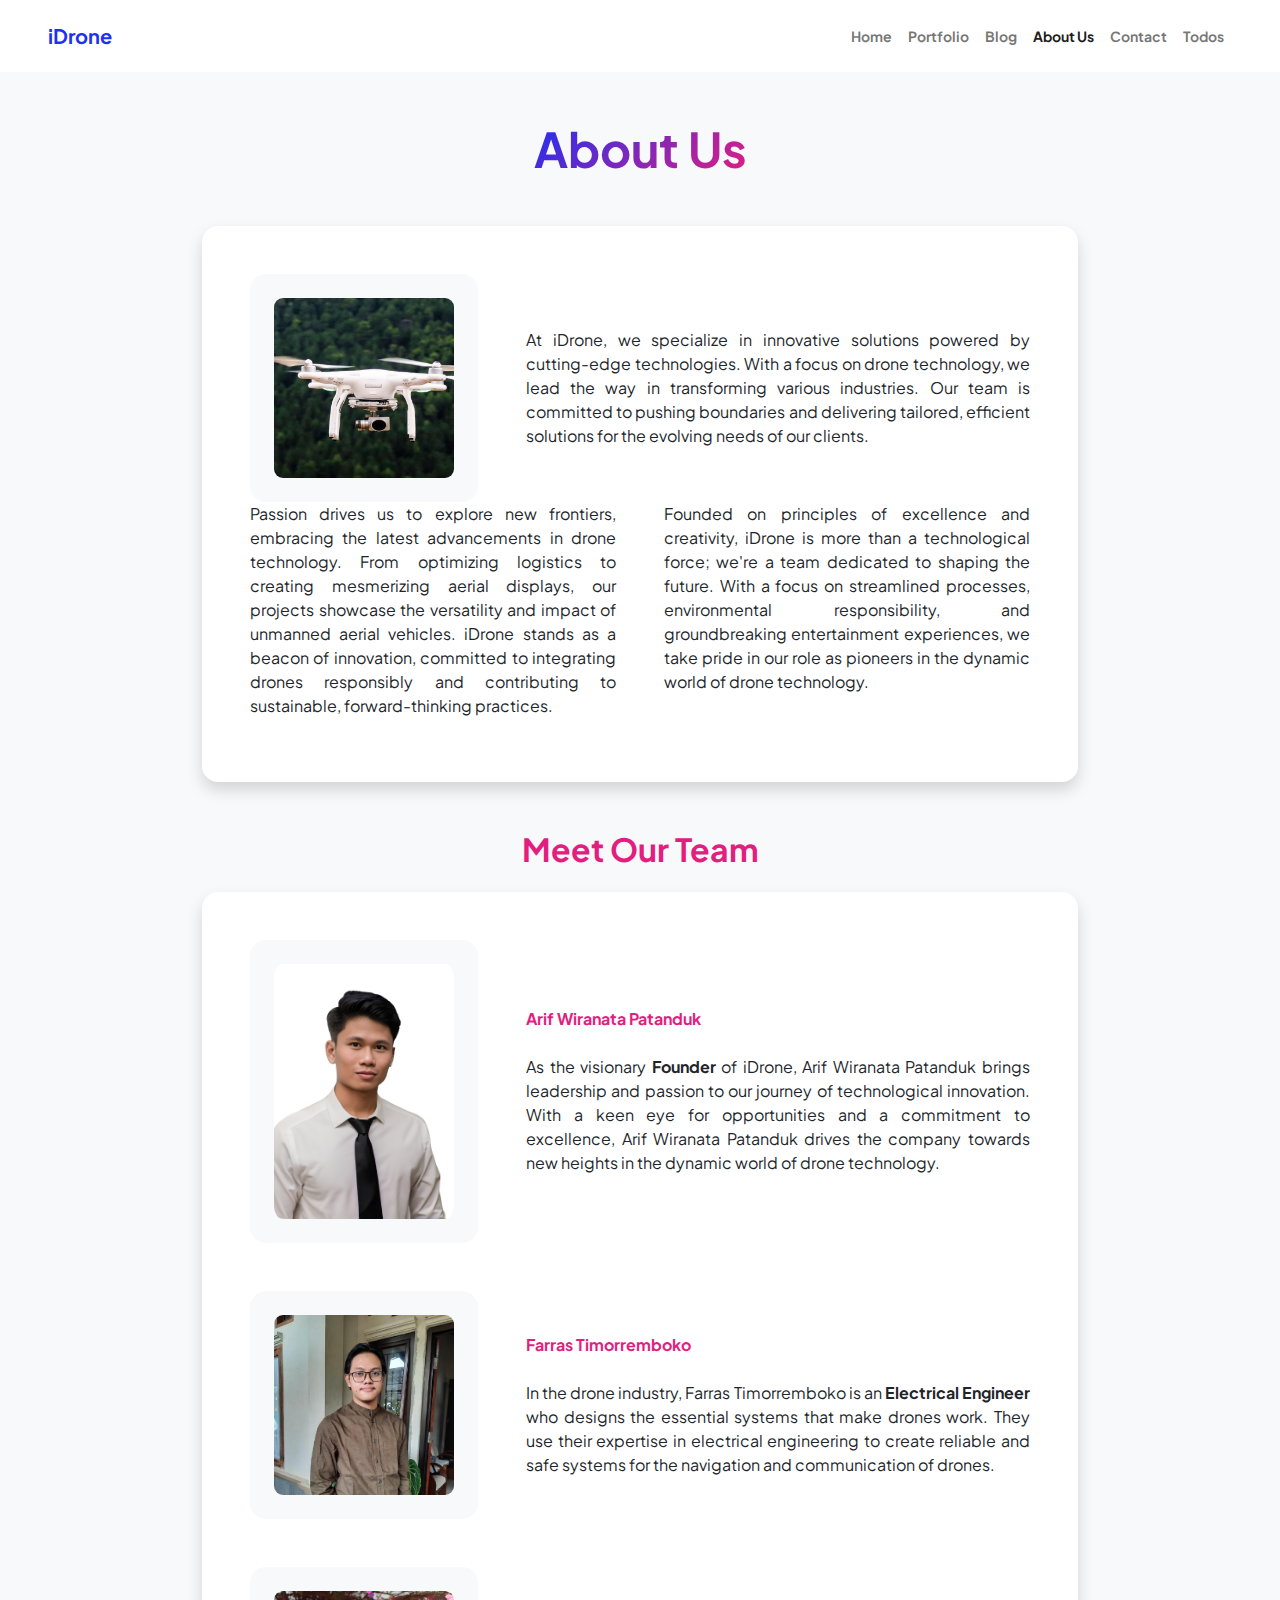
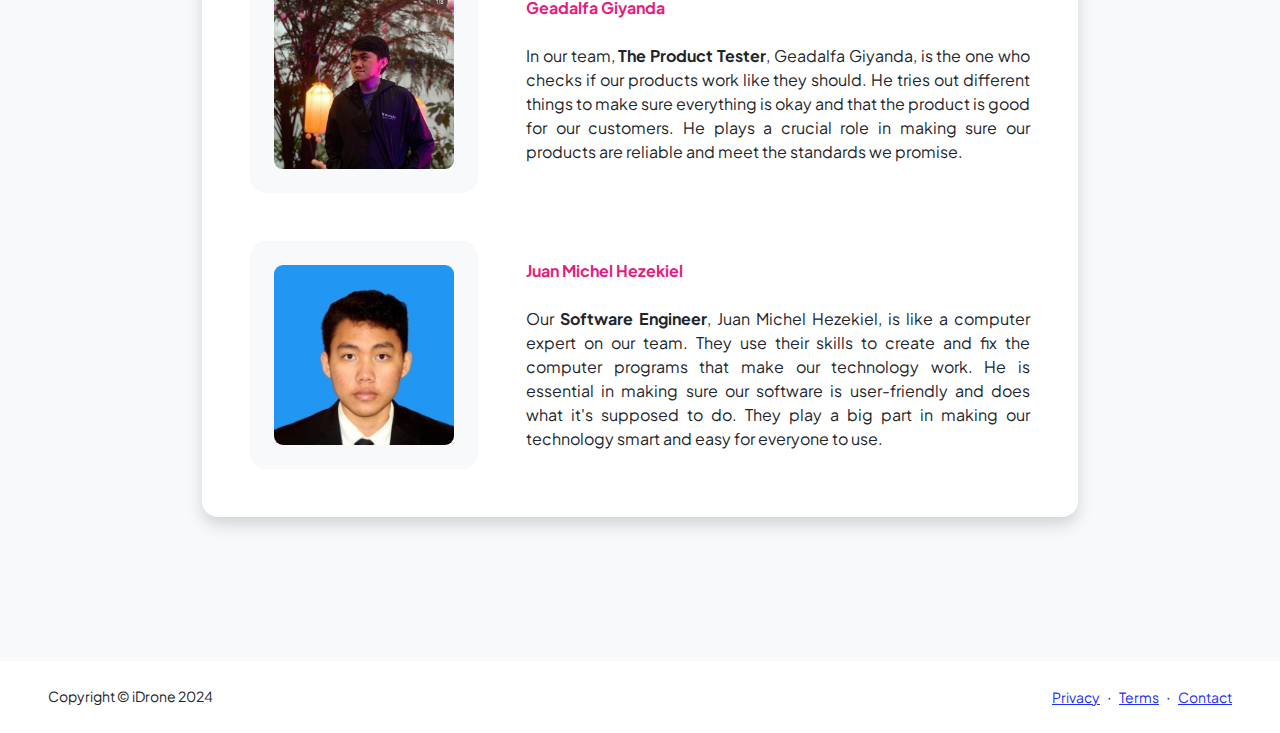
<file: about_us.html>
<!DOCTYPE html>
<html lang="en">
    <head>
        <meta charset="utf-8" />
        <meta name="viewport" content="width=device-width, initial-scale=1, shrink-to-fit=no" />
        <meta name="description" content="" />
        <meta name="author" content="" />
        <title>iDrone</title>
        <!-- Favicon-->
        <link rel="icon" type="image/x-icon" href="assets/favicon.ico" />
        <!-- Custom Google font-->
        <link rel="preconnect" href="https://fonts.googleapis.com" />
        <link rel="preconnect" href="https://fonts.gstatic.com" crossorigin />
        <link href="https://fonts.googleapis.com/css2?family=Plus+Jakarta+Sans:wght@100;200;300;400;500;600;700;800;900&amp;display=swap" rel="stylesheet" />
        <!-- Bootstrap icons-->
        <link href="https://cdn.jsdelivr.net/npm/bootstrap-icons@1.8.1/font/bootstrap-icons.css" rel="stylesheet" />
        <!-- Core theme CSS (includes Bootstrap)-->
        <link href="css/styles.css" rel="stylesheet" />
        <link href="css/custom.css" rel="stylesheet" />
    </head>
    <body class="d-flex flex-column h-100 bg-light">
        <main class="flex-shrink-0">
            <!-- Navigation-->
            <nav class="navbar navbar-expand-lg navbar-light bg-white py-3">
                <div class="container px-5">
                    <a class="navbar-brand" href="index.html"><span class="fw-bolder text-primary">iDrone</span></a>
                    <button class="navbar-toggler" type="button" data-bs-toggle="collapse" data-bs-target="#navbarSupportedContent" aria-controls="navbarSupportedContent" aria-expanded="false" aria-label="Toggle navigation"><span class="navbar-toggler-icon"></span></button>
                    <div class="collapse navbar-collapse" id="navbarSupportedContent">
                        <ul class="navbar-nav ms-auto mb-2 mb-lg-0 small fw-bolder">
                            <li class="nav-item"><a class="nav-link" href="index.html">Home</a></li>
                            <li class="nav-item"><a class="nav-link" href="portfolio.html">Portfolio</a></li>
                            <li class="nav-item"><a class="nav-link" href="blog.html">Blog</a></li>
                            <li class="nav-item"><a class="nav-link active" href="about_us.html">About Us</a></li>
                            <li class="nav-item"><a class="nav-link" href="contact.html">Contact</a></li>
                            <li class="nav-item"><a class="nav-link" href="todos.html">Todos</a></li>
                        </ul>
                    </div>
                </div>
            </nav>
            <!-- Page Content-->
            <div class="container px-5 my-5">
                <div class="text-center mb-5">
                    <h1 class="display-5 fw-bolder mb-0"><span class="text-gradient d-inline">About Us</span></h1>
                </div>
                <div class="row gx-5 justify-content-center">
                    <div class="col-lg-11 col-xl-9 col-xxl-8">
                        <section>
                            <div class="card shadow border-0 rounded-4 mb-5" style="text-align: justify;">
                                <div class="card-body p-5">
                                    <div class="row align-items-center gx-5">
                                        <div class="col text-center text-lg-start mb-4 mb-lg-0">
                                            <div class="bg-light p-4 rounded-4" style="padding-bottom: 20px;">
                                                <img src="./assets/drone.jpg" class="img-fluid" style="border-radius: 5%;"/>
                                            </div>
                                        </div>
                                        <div class="col-lg-8"><div>At iDrone, we specialize in innovative solutions powered by cutting-edge technologies. With a focus on drone technology, we lead the way in transforming various industries. Our team is committed to pushing boundaries and delivering tailored, efficient solutions for the evolving needs of our clients.</div></div>
                                    </div>
                                    <div class="row gx-5">
                                        <div class="col-lg-6 mb-3"><div>Passion drives us to explore new frontiers, embracing the latest advancements in drone technology. From optimizing logistics to creating mesmerizing aerial displays, our projects showcase the versatility and impact of unmanned aerial vehicles. iDrone stands as a beacon of innovation, committed to integrating drones responsibly and contributing to sustainable, forward-thinking practices.</div></div>
                                        <div class="col-lg-6 mb-3"><div>Founded on principles of excellence and creativity, iDrone is more than a technological force; we're a team dedicated to shaping the future. With a focus on streamlined processes, environmental responsibility, and groundbreaking entertainment experiences, we take pride in our role as pioneers in the dynamic world of drone technology.</div></div>
                                    </div>
                                </div>
                            </div>
                        </section>
                        <section>
                            <h2 class="text-center fw-bolder mb-4">Meet Our Team</h2>
                            <div class="card shadow border-0 rounded-4 mb-5">
                                <div class="card-body p-5">
                                    
                                    <div class="row align-items-center gx-5">
                                        <div class="col text-center text-lg-start mb-4 mb-lg-0">
                                            <div class="bg-light p-4 rounded-4" >
                                                <img src="./assets/arif.png" class="img-fluid" style="border-radius: 5%;"/>
                                            </div>
                                        </div>
                                        <div class="col-lg-8">
                                            <div class="text-secondary fw-bolder mb-4">Arif Wiranata Patanduk</div>
                                            <div style="text-align: justify;">As the visionary <b>Founder</b> of iDrone, Arif Wiranata Patanduk brings leadership and passion to our journey of technological innovation. With a keen eye for opportunities and a commitment to excellence, Arif Wiranata Patanduk drives the company towards new heights in the dynamic world of drone technology.</div></div>
                                    </div>
                                    <div class="pb-5"></div>
                                    <div class="row align-items-center gx-5">
                                        <div class="col text-center text-lg-start mb-4 mb-lg-0">
                                            <div class="bg-light p-4 rounded-4" >
                                                <img src="./assets/farras.jpeg" class="img-fluid" style="border-radius: 5%;"/>
                                            </div>
                                        </div>
                                        <div class="col-lg-8">
                                            <div class="text-secondary fw-bolder mb-4">Farras Timorremboko</div>
                                            <div style="text-align: justify;">In the drone industry, Farras Timorremboko is an <b>Electrical Engineer</b> who designs the essential systems that make drones work. They use their expertise in electrical engineering to create reliable and safe systems for the navigation and communication of drones. </div></div>
                                    </div>
                                    <div class="pb-5"></div>
                                    <div class="row align-items-center gx-5">
                                        <div class="col text-center text-lg-start mb-4 mb-lg-0">
                                            <div class="bg-light p-4 rounded-4" >
                                                <img src="./assets/alfa.jpg" class="img-fluid" style="border-radius: 5%;"/>
                                            </div>
                                        </div>
                                        <div class="col-lg-8">
                                            <div class="text-secondary fw-bolder mb-4">Geadalfa Giyanda</div>
                                            <div style="text-align: justify;">In our team, <b>The Product Tester</b>, Geadalfa Giyanda, is the one who checks if our products work like they should. He tries out different things to make sure everything is okay and that the product is good for our customers. He plays a crucial role in making sure our products are reliable and meet the standards we promise.</div></div>
                                    </div>
                                    <div class="pb-5"></div>
                                    <div class="row align-items-center gx-5">
                                        <div class="col text-center text-lg-start mb-4 mb-lg-0">
                                            <div class="bg-light p-4 rounded-4" >
                                                <img src="./assets/juan.jpeg" class="img-fluid" style="border-radius: 5%;"/>
                                            </div>
                                        </div>
                                        <div class="col-lg-8">
                                            <div class="text-secondary fw-bolder mb-4">Juan Michel Hezekiel</div>
                                            <div style="text-align: justify;">
                                                Our <b>Software Engineer</b>, Juan Michel Hezekiel, is like a computer expert on our team. They use their skills to create and fix the computer programs that make our technology work. He is essential in making sure our software is user-friendly and does what it's supposed to do. They play a big part in making our technology smart and easy for everyone to use.</div></div>
                                    </div>
                                </div>
                            </div>
                        </section>
                        <!-- Divider-->
                        <div class="pb-5"></div>
                    </div>
                </div>
            </div>
        </main>
        <!-- Footer-->
        <footer class="bg-white py-4 mt-auto">
            <div class="container px-5">
                <div class="row align-items-center justify-content-between flex-column flex-sm-row">
                    <div class="col-auto"><div class="small m-0">Copyright &copy; iDrone 2024</div></div>
                    <div class="col-auto">
                        <a class="small" href="#!">Privacy</a>
                        <span class="mx-1">&middot;</span>
                        <a class="small" href="#!">Terms</a>
                        <span class="mx-1">&middot;</span>
                        <a class="small" href="#!">Contact</a>
                    </div>
                </div>
            </div>
        </footer>
        <!-- Bootstrap core JS-->
        <script src="https://cdn.jsdelivr.net/npm/bootstrap@5.2.3/dist/js/bootstrap.bundle.min.js"></script>
        <!-- Core theme JS-->
        <script src="js/scripts.js"></script>
    </body>
</html>
</file>
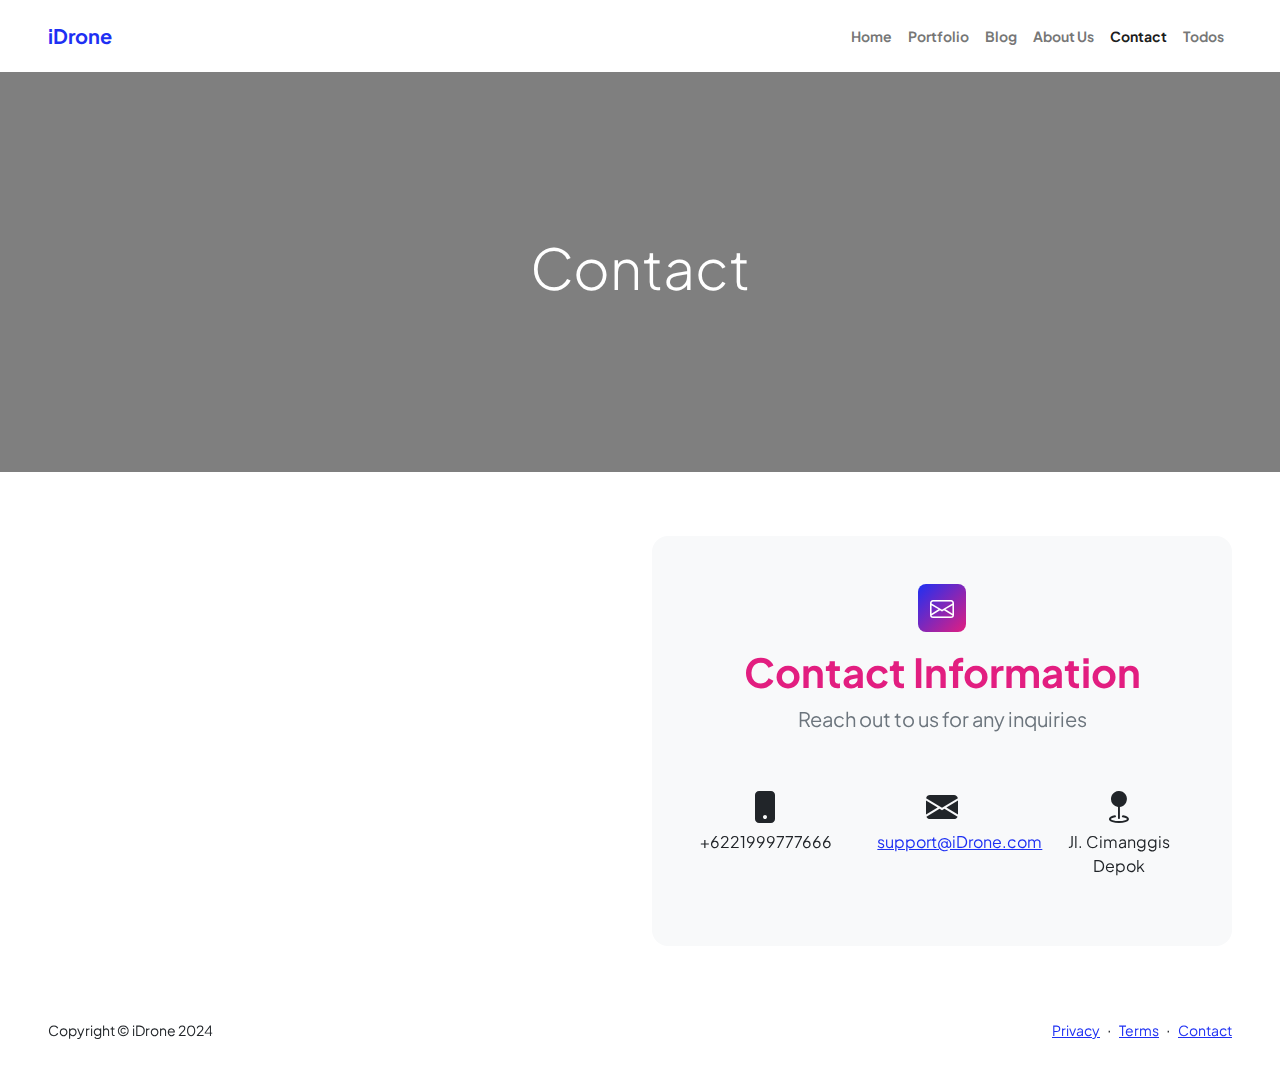
<file: contact.html>
<!DOCTYPE html>
<html lang="en">

<head>
    <meta charset="utf-8" />
    <meta name="viewport" content="width=device-width, initial-scale=1, shrink-to-fit=no" />
    <meta name="description" content="Your short description goes here" />
    <meta name="author" content="iDrone Contact" />
    <title>iDrone Contact</title>
    <!-- Favicon-->
    <link rel="icon" type="image/x-icon" href="assets/favicon.ico" />
    <!-- Custom Google font-->
    <link rel="preconnect" href="https://fonts.googleapis.com" />
    <link rel="preconnect" href="https://fonts.gstatic.com" crossorigin />
    <link
        href="https://fonts.googleapis.com/css2?family=Plus+Jakarta+Sans:wght@100;200;300;400;500;600;700;800;900&amp;display=swap"
        rel="stylesheet" />
    <!-- Bootstrap icons-->
    <link href="https://cdn.jsdelivr.net/npm/bootstrap-icons@1.8.1/font/bootstrap-icons.css" rel="stylesheet" />
    <!-- Core theme CSS (includes Bootstrap)-->
    <link href="css/styles.css" rel="stylesheet" />
    <link href="css/custom.css" rel="stylesheet" />
</head>

<body class="d-flex flex-column">
    <main class="flex-shrink-0">
        <!-- Navigation-->
        <nav class="navbar navbar-expand-lg navbar-light bg-white py-3">
            <div class="container px-5">
                <a class="navbar-brand" href="index.html"><span class="fw-bolder text-primary">iDrone</span></a>
                <button class="navbar-toggler" type="button" data-bs-toggle="collapse"
                    data-bs-target="#navbarSupportedContent" aria-controls="navbarSupportedContent"
                    aria-expanded="false" aria-label="Toggle navigation">
                    <span class="navbar-toggler-icon"></span>
                </button>
                <div class="collapse navbar-collapse" id="navbarSupportedContent">
                    <ul class="navbar-nav ms-auto mb-2 mb-lg-0 small fw-bolder">
                        <li class="nav-item">
                            <a class="nav-link" href="index.html">Home</a>
                        </li>
                        <li class="nav-item">
                            <a class="nav-link" href="portfolio.html">Portfolio</a>
                        </li>
                        <li class="nav-item">
                            <a class="nav-link" href="blog.html">Blog</a>
                        </li>
                        <li class="nav-item">
                            <a class="nav-link" href="about_us.html">About Us</a>
                        </li>
                        <li class="nav-item">
                            <a class="nav-link active" href="contact.html">Contact</a>
                        </li>
                        <li class="nav-item">
                            <a class="nav-link" href="todos.html">Todos</a>
                        </li>
                    </ul>
                </div>
            </div>
        </nav>
        <!-- Header-->
        <header class="header position-relative">
            <div class="overlay"></div>
            <h1 class="display-4">Contact</h1>
        </header>
        <!-- Page content-->
        <section class="py-5">
            <div class="container mt-3 px-5">
                <div class="row">
                    <div class="col-lg-6 map-container">
                        <iframe id="gmap_canvas"
                            src="https://www.google.com/maps/embed?pb=!1m18!1m12!1m3!1d3966.0228619079257!2d106.77942751529002!3d-6.260718695468388!2m3!1f0!2f0!3f0!3m2!1i1024!2i768!4f13.1!3m3!1m2!1s0x2e69f1a8713ce207%3A0x2c3ea1f4a28bfac5!2sHacktiv8%20Indonesia!5e0!3m2!1sen!2sid!4v1569129986533!5m2!1sen!2sid"
                            frameborder="0" scrolling="no" marginheight="0" marginwidth="0" width="100%"
                            height="400"></iframe>
                    </div>
                    <div class="col-lg-6 contact-container">
                        <div class="bg-light rounded-4 py-5 px-4 px-md-5">
                            <div class="text-center mb-5">
                                <div
                                    class="feature bg-primary bg-gradient-primary-to-secondary text-white rounded-3 mb-3">
                                    <i class="bi bi-envelope"></i>
                                </div>
                                <h1 class="fw-bolder">Contact Information</h1>
                                <p class="lead fw-normal text-muted mb-0">
                                    Reach out to us for any inquiries
                                </p>
                            </div>
                            <div class="row gx-5 justify-content-center contact-info">
                                <div class="col-lg-3 col-xl-4">
                                    <div class="col contact-item">
                                        <i class="bi bi-phone-fill"></i>
                                        <p>+6221999777666</p>
                                    </div>
                                </div>
                                <div class="col-lg-3 col-xl-4">
                                    <div class="col contact-item">
                                        <i class="bi bi-envelope-fill"></i>
                                        <p>
                                            <a href="mailto:support@iDrone.com">support@iDrone.com</a>
                                        </p>
                                    </div>
                                </div>
                                <div class="col-lg-3 col-xl-4">
                                    <div class="col contact-item">
                                        <i class="bi bi-geo-fill"></i>
                                        <p>Jl. Cimanggis Depok</p>
                                    </div>
                                </div>
                            </div>
                        </div>
                    </div>
                </div>
            </div>
        </section>
    </main>
    <!-- Footer-->
    <footer class="bg-white py-4 mt-auto">
        <div class="container px-5">
            <div class="row align-items-center justify-content-between flex-column flex-sm-row">
                <div class="col-auto">
                    <div class="small m-0">Copyright &copy; iDrone 2024</div>
                </div>
                <div class="col-auto">
                    <a class="small" href="#!">Privacy</a>
                    <span class="mx-1">&middot;</span>
                    <a class="small" href="#!">Terms</a>
                    <span class="mx-1">&middot;</span>
                    <a class="small" href="#!">Contact</a>
                </div>
            </div>
        </div>
        </div>
    </footer>
    <!-- Bootstrap core JS-->
    <script src="https://cdn.jsdelivr.net/npm/bootstrap@5.2.3/dist/js/bootstrap.bundle.min.js"></script>
    <!-- Core theme JS-->
    <script src="js/scripts.js"></script>
    <!-- SB Forms JS-->
    <script src="https://cdn.startbootstrap.com/sb-forms-latest.js"></script>
</body>

</html>
</file>
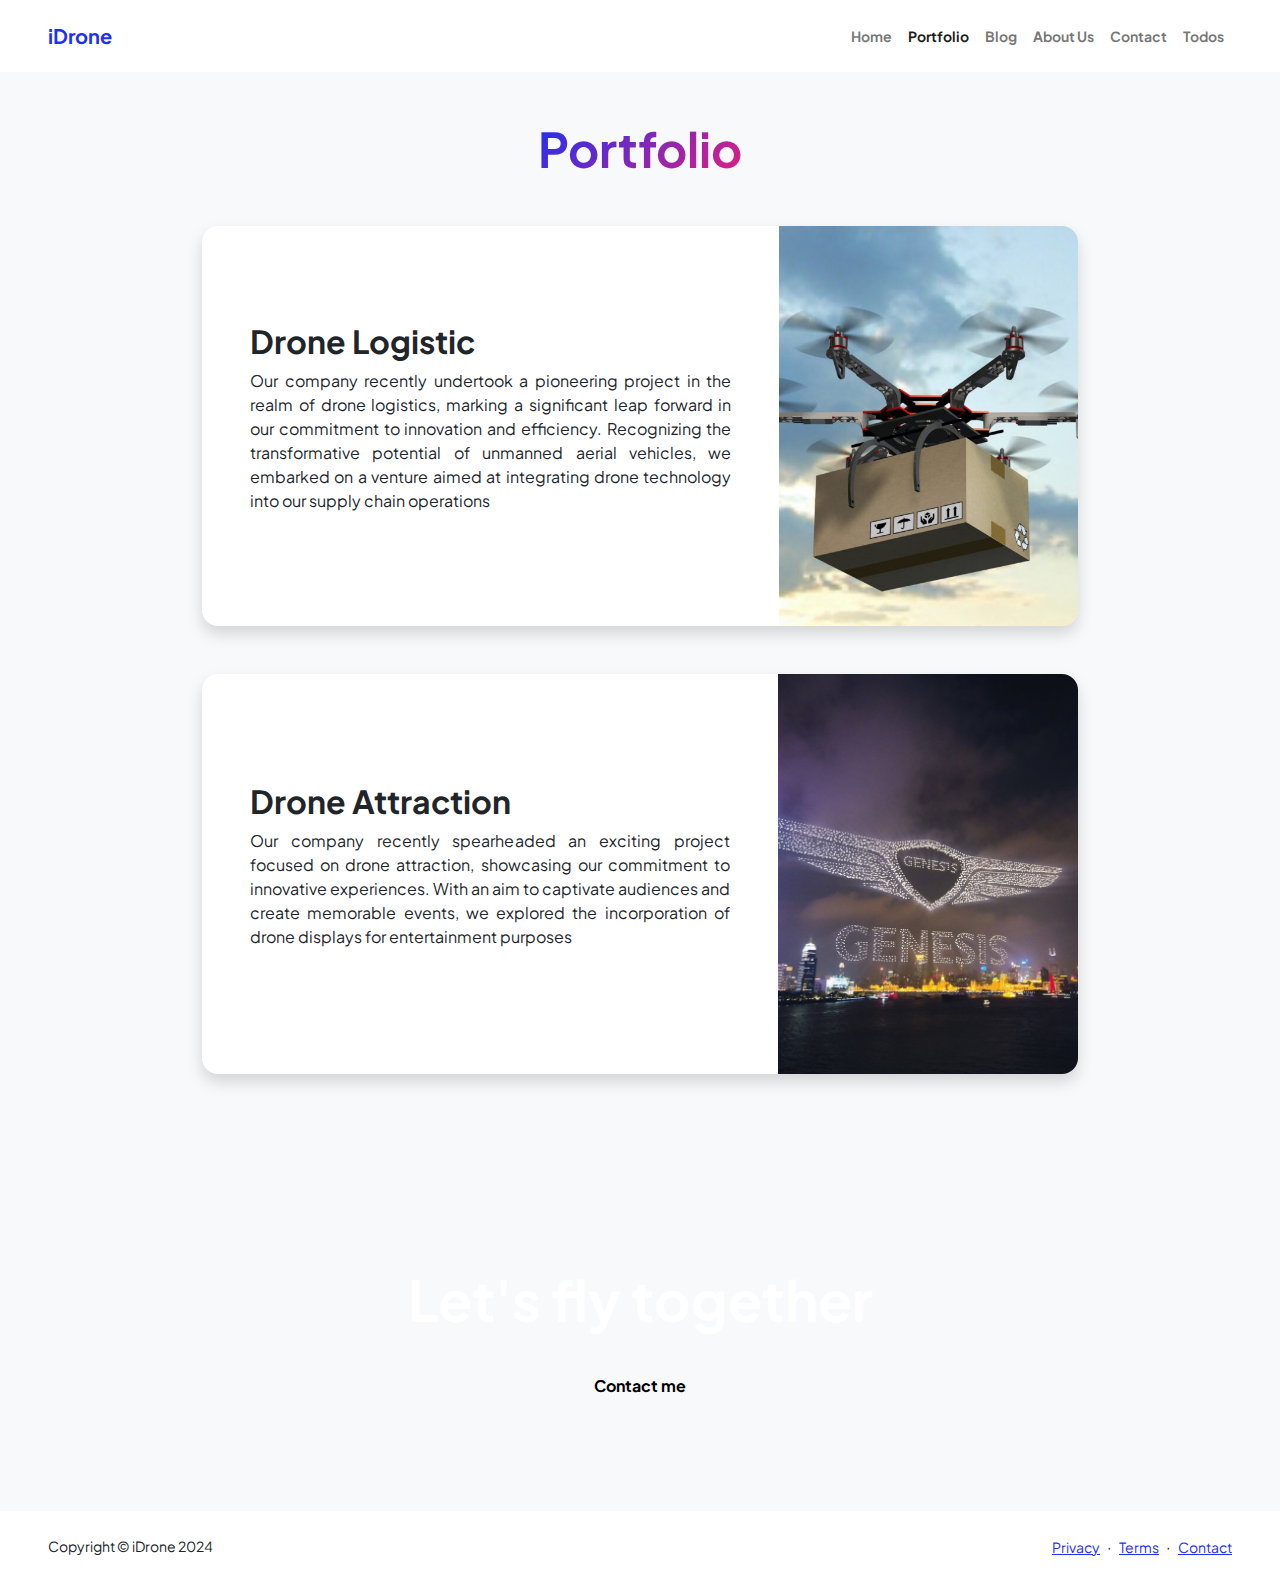
<file: portfolio.html>
<!DOCTYPE html>
<html lang="en">
    <head>
        <meta charset="utf-8" />
        <meta name="viewport" content="width=device-width, initial-scale=1, shrink-to-fit=no" />
        <meta name="description" content="" />
        <meta name="author" content="" />
        <title>iDrone</title>
        <!-- Favicon-->
        <link rel="icon" type="image/x-icon" href="assets/favicon.ico" />
        <!-- Custom Google font-->
        <link rel="preconnect" href="https://fonts.googleapis.com" />
        <link rel="preconnect" href="https://fonts.gstatic.com" crossorigin />
        <link href="https://fonts.googleapis.com/css2?family=Plus+Jakarta+Sans:wght@100;200;300;400;500;600;700;800;900&amp;display=swap" rel="stylesheet" />
        <!-- Bootstrap icons-->
        <link href="https://cdn.jsdelivr.net/npm/bootstrap-icons@1.8.1/font/bootstrap-icons.css" rel="stylesheet" />
        <!-- Core theme CSS (includes Bootstrap)-->
        <link href="css/styles.css" rel="stylesheet" />
        <link href="css/custom.css" rel="stylesheet" />
    </head>
    <body class="d-flex flex-column h-100 bg-light">
        <main class="flex-shrink-0">
            <!-- Navigation-->
            <nav class="navbar navbar-expand-lg navbar-light bg-white py-3">
                <div class="container px-5">
                    <a class="navbar-brand" href="index.html"><span class="fw-bolder text-primary">iDrone</span></a>
                    <button class="navbar-toggler" type="button" data-bs-toggle="collapse" data-bs-target="#navbarSupportedContent" aria-controls="navbarSupportedContent" aria-expanded="false" aria-label="Toggle navigation"><span class="navbar-toggler-icon"></span></button>
                    <div class="collapse navbar-collapse" id="navbarSupportedContent">
                        <ul class="navbar-nav ms-auto mb-2 mb-lg-0 small fw-bolder">
                            <li class="nav-item"><a class="nav-link" href="index.html">Home</a></li>
                            <li class="nav-item"><a class="nav-link active" href="portfolio.html">Portfolio</a></li>
                            <li class="nav-item"><a class="nav-link" href="blog.html">Blog</a></li>
                            <li class="nav-item"><a class="nav-link" href="about_us.html">About Us</a></li>
                            <li class="nav-item"><a class="nav-link" href="contact.html">Contact</a></li>
                            <li class="nav-item"><a class="nav-link" href="todos.html">Todos</a></li>
                        </ul>
                    </div>
                </div>
            </nav>
            <!-- Projects Section-->
            <section class="py-5">
                <div class="container px-5 mb-5">
                    <div class="text-center mb-5">
                        <h1 class="display-5 fw-bolder mb-0"><span class="text-gradient d-inline">Portfolio</span></h1>
                    </div>
                    <div class="row gx-5 justify-content-center">
                        <div class="col-lg-11 col-xl-9 col-xxl-8">
                            <!-- Project Card 1-->
                            <div class="card overflow-hidden shadow rounded-4 border-0 mb-5">
                                <div class="card-body p-0">
                                    <div class="d-flex align-items-center">
                                        <div class="p-5">
                                            <h2 class="fw-bolder">Drone Logistic</h2>
                                            <p style="text-align: justify;">
                                                Our company recently undertook a pioneering project in the realm of drone logistics, marking a significant leap forward in our commitment to innovation and efficiency. Recognizing the transformative potential of unmanned aerial vehicles, we embarked on a venture aimed at integrating drone technology into our supply chain operations
                                            </p>
                                        </div>
                                        <img class="img-fluid" src="./assets/drone_logistic.jpg" style="width:300px;height:400px;" />
                                    </div>
                                </div>
                            </div>
                            <!-- Project Card 2-->
                            <div class="card overflow-hidden shadow rounded-4 border-0">
                                <div class="card-body p-0">
                                    <div class="d-flex align-items-center">
                                        <div class="p-5">
                                            <h2 class="fw-bolder">Drone Attraction</h2>
                                            <p style="text-align: justify;">
                                                Our company recently spearheaded an exciting project focused on drone attraction, showcasing our commitment to innovative experiences. With an aim to captivate audiences and create memorable events, we explored the incorporation of drone displays for entertainment purposes
                                            </p>
                                        </div>
                                        <img class="img-fluid" src="./assets/drone_attraction.jpg" style="width:300px;height:400px;" />
                                    </div>
                                </div>
                            </div>
                        </div>
                    </div>
                </div>
            </section>
            <!-- Call to action section-->
            <section class="py-5 text-white bg-image-section">
                <div class="container px-5 my-5">
                    <div class="text-center">
                        <p class="display-4 fw-bolder mb-4" style="color: white;">Let's fly together</p>
                        <a class="btn btn-light btn-lg px-5 py-3 fs-6 fw-bolder" href="contact.html">Contact me</a>
                    </div>
                </div>
            </section>   
        </main>
        <!-- Footer-->
        <footer class="bg-white py-4 mt-auto">
            <div class="container px-5">
                <div class="row align-items-center justify-content-between flex-column flex-sm-row">
                    <div class="col-auto"><div class="small m-0">Copyright &copy; iDrone 2024</div></div>
                    <div class="col-auto">
                        <a class="small" href="#!">Privacy</a>
                        <span class="mx-1">&middot;</span>
                        <a class="small" href="#!">Terms</a>
                        <span class="mx-1">&middot;</span>
                        <a class="small" href="#!">Contact</a>
                    </div>
                </div>
            </div>
        </footer>
        <!-- Bootstrap core JS-->
        <script src="https://cdn.jsdelivr.net/npm/bootstrap@5.2.3/dist/js/bootstrap.bundle.min.js"></script>
        <!-- Core theme JS-->
        <script src="js/scripts.js"></script>
    </body>
</html>
</file>
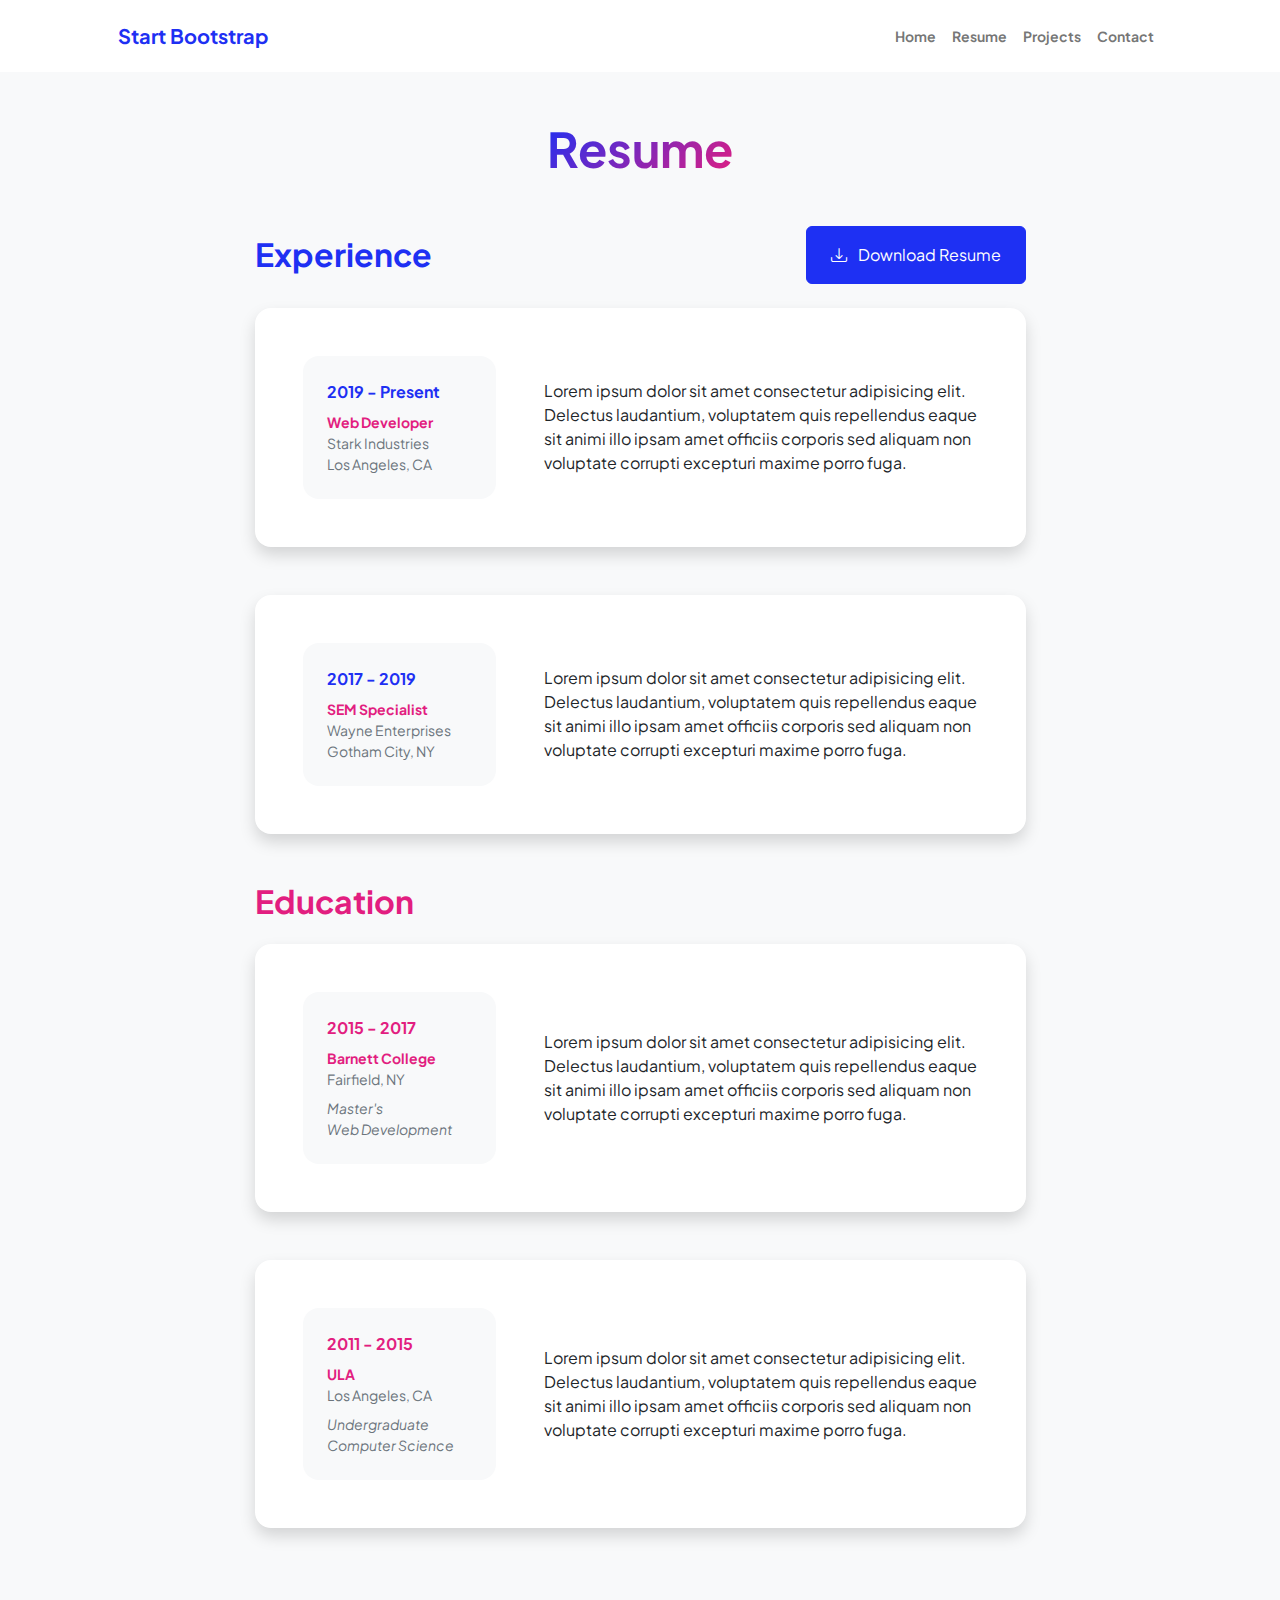
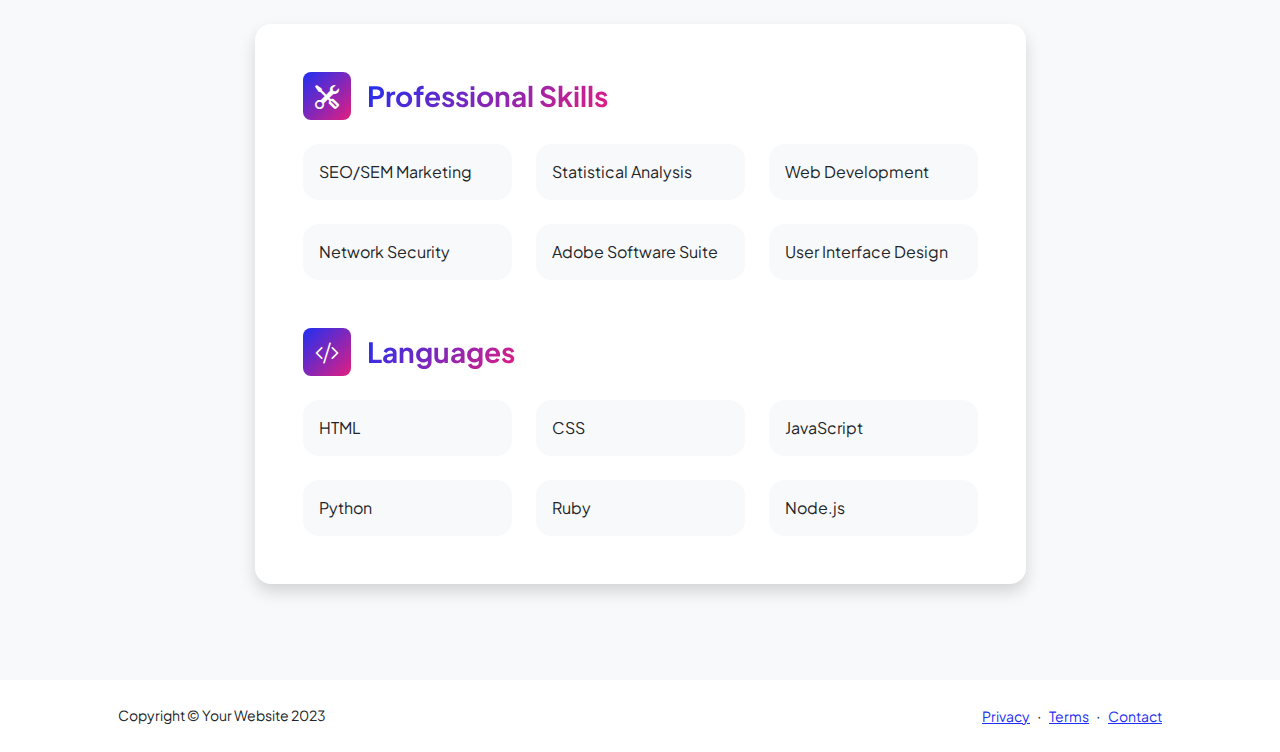
<file: resume.html>
<!DOCTYPE html>
<html lang="en">
    <head>
        <meta charset="utf-8" />
        <meta name="viewport" content="width=device-width, initial-scale=1, shrink-to-fit=no" />
        <meta name="description" content="" />
        <meta name="author" content="" />
        <title>Personal - Start Bootstrap Template</title>
        <!-- Favicon-->
        <link rel="icon" type="image/x-icon" href="assets/favicon.ico" />
        <!-- Custom Google font-->
        <link rel="preconnect" href="https://fonts.googleapis.com" />
        <link rel="preconnect" href="https://fonts.gstatic.com" crossorigin />
        <link href="https://fonts.googleapis.com/css2?family=Plus+Jakarta+Sans:wght@100;200;300;400;500;600;700;800;900&amp;display=swap" rel="stylesheet" />
        <!-- Bootstrap icons-->
        <link href="https://cdn.jsdelivr.net/npm/bootstrap-icons@1.8.1/font/bootstrap-icons.css" rel="stylesheet" />
        <!-- Core theme CSS (includes Bootstrap)-->
        <link href="css/styles.css" rel="stylesheet" />
    </head>
    <body class="d-flex flex-column h-100 bg-light">
        <main class="flex-shrink-0">
            <!-- Navigation-->
            <nav class="navbar navbar-expand-lg navbar-light bg-white py-3">
                <div class="container px-5">
                    <a class="navbar-brand" href="index.html"><span class="fw-bolder text-primary">Start Bootstrap</span></a>
                    <button class="navbar-toggler" type="button" data-bs-toggle="collapse" data-bs-target="#navbarSupportedContent" aria-controls="navbarSupportedContent" aria-expanded="false" aria-label="Toggle navigation"><span class="navbar-toggler-icon"></span></button>
                    <div class="collapse navbar-collapse" id="navbarSupportedContent">
                        <ul class="navbar-nav ms-auto mb-2 mb-lg-0 small fw-bolder">
                            <li class="nav-item"><a class="nav-link" href="index.html">Home</a></li>
                            <li class="nav-item"><a class="nav-link" href="resume.html">Resume</a></li>
                            <li class="nav-item"><a class="nav-link" href="projects.html">Projects</a></li>
                            <li class="nav-item"><a class="nav-link" href="contact.html">Contact</a></li>
                        </ul>
                    </div>
                </div>
            </nav>
            <!-- Page Content-->
            <div class="container px-5 my-5">
                <div class="text-center mb-5">
                    <h1 class="display-5 fw-bolder mb-0"><span class="text-gradient d-inline">Resume</span></h1>
                </div>
                <div class="row gx-5 justify-content-center">
                    <div class="col-lg-11 col-xl-9 col-xxl-8">
                        <!-- Experience Section-->
                        <section>
                            <div class="d-flex align-items-center justify-content-between mb-4">
                                <h2 class="text-primary fw-bolder mb-0">Experience</h2>
                                <!-- Download resume button-->
                                <!-- Note: Set the link href target to a PDF file within your project-->
                                <a class="btn btn-primary px-4 py-3" href="#!">
                                    <div class="d-inline-block bi bi-download me-2"></div>
                                    Download Resume
                                </a>
                            </div>
                            <!-- Experience Card 1-->
                            <div class="card shadow border-0 rounded-4 mb-5">
                                <div class="card-body p-5">
                                    <div class="row align-items-center gx-5">
                                        <div class="col text-center text-lg-start mb-4 mb-lg-0">
                                            <div class="bg-light p-4 rounded-4">
                                                <div class="text-primary fw-bolder mb-2">2019 - Present</div>
                                                <div class="small fw-bolder">Web Developer</div>
                                                <div class="small text-muted">Stark Industries</div>
                                                <div class="small text-muted">Los Angeles, CA</div>
                                            </div>
                                        </div>
                                        <div class="col-lg-8"><div>Lorem ipsum dolor sit amet consectetur adipisicing elit. Delectus laudantium, voluptatem quis repellendus eaque sit animi illo ipsam amet officiis corporis sed aliquam non voluptate corrupti excepturi maxime porro fuga.</div></div>
                                    </div>
                                </div>
                            </div>
                            <!-- Experience Card 2-->
                            <div class="card shadow border-0 rounded-4 mb-5">
                                <div class="card-body p-5">
                                    <div class="row align-items-center gx-5">
                                        <div class="col text-center text-lg-start mb-4 mb-lg-0">
                                            <div class="bg-light p-4 rounded-4">
                                                <div class="text-primary fw-bolder mb-2">2017 - 2019</div>
                                                <div class="small fw-bolder">SEM Specialist</div>
                                                <div class="small text-muted">Wayne Enterprises</div>
                                                <div class="small text-muted">Gotham City, NY</div>
                                            </div>
                                        </div>
                                        <div class="col-lg-8"><div>Lorem ipsum dolor sit amet consectetur adipisicing elit. Delectus laudantium, voluptatem quis repellendus eaque sit animi illo ipsam amet officiis corporis sed aliquam non voluptate corrupti excepturi maxime porro fuga.</div></div>
                                    </div>
                                </div>
                            </div>
                        </section>
                        <!-- Education Section-->
                        <section>
                            <h2 class="text-secondary fw-bolder mb-4">Education</h2>
                            <!-- Education Card 1-->
                            <div class="card shadow border-0 rounded-4 mb-5">
                                <div class="card-body p-5">
                                    <div class="row align-items-center gx-5">
                                        <div class="col text-center text-lg-start mb-4 mb-lg-0">
                                            <div class="bg-light p-4 rounded-4">
                                                <div class="text-secondary fw-bolder mb-2">2015 - 2017</div>
                                                <div class="mb-2">
                                                    <div class="small fw-bolder">Barnett College</div>
                                                    <div class="small text-muted">Fairfield, NY</div>
                                                </div>
                                                <div class="fst-italic">
                                                    <div class="small text-muted">Master's</div>
                                                    <div class="small text-muted">Web Development</div>
                                                </div>
                                            </div>
                                        </div>
                                        <div class="col-lg-8"><div>Lorem ipsum dolor sit amet consectetur adipisicing elit. Delectus laudantium, voluptatem quis repellendus eaque sit animi illo ipsam amet officiis corporis sed aliquam non voluptate corrupti excepturi maxime porro fuga.</div></div>
                                    </div>
                                </div>
                            </div>
                            <!-- Education Card 2-->
                            <div class="card shadow border-0 rounded-4 mb-5">
                                <div class="card-body p-5">
                                    <div class="row align-items-center gx-5">
                                        <div class="col text-center text-lg-start mb-4 mb-lg-0">
                                            <div class="bg-light p-4 rounded-4">
                                                <div class="text-secondary fw-bolder mb-2">2011 - 2015</div>
                                                <div class="mb-2">
                                                    <div class="small fw-bolder">ULA</div>
                                                    <div class="small text-muted">Los Angeles, CA</div>
                                                </div>
                                                <div class="fst-italic">
                                                    <div class="small text-muted">Undergraduate</div>
                                                    <div class="small text-muted">Computer Science</div>
                                                </div>
                                            </div>
                                        </div>
                                        <div class="col-lg-8"><div>Lorem ipsum dolor sit amet consectetur adipisicing elit. Delectus laudantium, voluptatem quis repellendus eaque sit animi illo ipsam amet officiis corporis sed aliquam non voluptate corrupti excepturi maxime porro fuga.</div></div>
                                    </div>
                                </div>
                            </div>
                        </section>
                        <!-- Divider-->
                        <div class="pb-5"></div>
                        <!-- Skills Section-->
                        <section>
                            <!-- Skillset Card-->
                            <div class="card shadow border-0 rounded-4 mb-5">
                                <div class="card-body p-5">
                                    <!-- Professional skills list-->
                                    <div class="mb-5">
                                        <div class="d-flex align-items-center mb-4">
                                            <div class="feature bg-primary bg-gradient-primary-to-secondary text-white rounded-3 me-3"><i class="bi bi-tools"></i></div>
                                            <h3 class="fw-bolder mb-0"><span class="text-gradient d-inline">Professional Skills</span></h3>
                                        </div>
                                        <div class="row row-cols-1 row-cols-md-3 mb-4">
                                            <div class="col mb-4 mb-md-0"><div class="d-flex align-items-center bg-light rounded-4 p-3 h-100">SEO/SEM Marketing</div></div>
                                            <div class="col mb-4 mb-md-0"><div class="d-flex align-items-center bg-light rounded-4 p-3 h-100">Statistical Analysis</div></div>
                                            <div class="col"><div class="d-flex align-items-center bg-light rounded-4 p-3 h-100">Web Development</div></div>
                                        </div>
                                        <div class="row row-cols-1 row-cols-md-3">
                                            <div class="col mb-4 mb-md-0"><div class="d-flex align-items-center bg-light rounded-4 p-3 h-100">Network Security</div></div>
                                            <div class="col mb-4 mb-md-0"><div class="d-flex align-items-center bg-light rounded-4 p-3 h-100">Adobe Software Suite</div></div>
                                            <div class="col"><div class="d-flex align-items-center bg-light rounded-4 p-3 h-100">User Interface Design</div></div>
                                        </div>
                                    </div>
                                    <!-- Languages list-->
                                    <div class="mb-0">
                                        <div class="d-flex align-items-center mb-4">
                                            <div class="feature bg-primary bg-gradient-primary-to-secondary text-white rounded-3 me-3"><i class="bi bi-code-slash"></i></div>
                                            <h3 class="fw-bolder mb-0"><span class="text-gradient d-inline">Languages</span></h3>
                                        </div>
                                        <div class="row row-cols-1 row-cols-md-3 mb-4">
                                            <div class="col mb-4 mb-md-0"><div class="d-flex align-items-center bg-light rounded-4 p-3 h-100">HTML</div></div>
                                            <div class="col mb-4 mb-md-0"><div class="d-flex align-items-center bg-light rounded-4 p-3 h-100">CSS</div></div>
                                            <div class="col"><div class="d-flex align-items-center bg-light rounded-4 p-3 h-100">JavaScript</div></div>
                                        </div>
                                        <div class="row row-cols-1 row-cols-md-3">
                                            <div class="col mb-4 mb-md-0"><div class="d-flex align-items-center bg-light rounded-4 p-3 h-100">Python</div></div>
                                            <div class="col mb-4 mb-md-0"><div class="d-flex align-items-center bg-light rounded-4 p-3 h-100">Ruby</div></div>
                                            <div class="col"><div class="d-flex align-items-center bg-light rounded-4 p-3 h-100">Node.js</div></div>
                                        </div>
                                    </div>
                                </div>
                            </div>
                        </section>
                    </div>
                </div>
            </div>
        </main>
        <!-- Footer-->
        <footer class="bg-white py-4 mt-auto">
            <div class="container px-5">
                <div class="row align-items-center justify-content-between flex-column flex-sm-row">
                    <div class="col-auto"><div class="small m-0">Copyright &copy; Your Website 2023</div></div>
                    <div class="col-auto">
                        <a class="small" href="#!">Privacy</a>
                        <span class="mx-1">&middot;</span>
                        <a class="small" href="#!">Terms</a>
                        <span class="mx-1">&middot;</span>
                        <a class="small" href="#!">Contact</a>
                    </div>
                </div>
            </div>
        </footer>
        <!-- Bootstrap core JS-->
        <script src="https://cdn.jsdelivr.net/npm/bootstrap@5.2.3/dist/js/bootstrap.bundle.min.js"></script>
        <!-- Core theme JS-->
        <script src="js/scripts.js"></script>
    </body>
</html>
</file>
<file: css/custom.css>
.custom-input {
  border: none;
  border-radius: 0;
  border-bottom: 1px solid #ced4da;
  /* Set your desired underline color */
  box-shadow: none;
}

/* Optional: Add padding to give some space between the text and the underline */
.custom-input:focus {
  box-shadow: none;
  border-color: #ced4da;
}

.header {
  background: url("https://dji-official-fe.djicdn.com/cms/uploads/a9b0636a0208b6467b18abcf6f8bb06d.jpg") center/cover;
  height: 400px;
  display: flex;
  align-items: center;
  justify-content: center;
  color: white;
  text-align: center;
}

.overlay {
  background-color: rgba(0, 0, 0, 0.5);
  position: absolute;
  top: 0;
  left: 0;
  width: 100%;
  height: 100%;
}

.header h1 {
  z-index: 1;
}

.contact-info {
  display: flex;
  flex-wrap: wrap;
  justify-content: space-around;
}

.contact-item {
  text-align: center;
  margin-bottom: 20px;
}

.contact-item i {
  font-size: 2rem;
  margin-bottom: 10px;
}

.contact-container {
  width: 50%;
}

.map-container {
  width: 50%;
}

/* Override the default Bootstrap container width */
.container {
  max-width: 100%;
}
</file>
